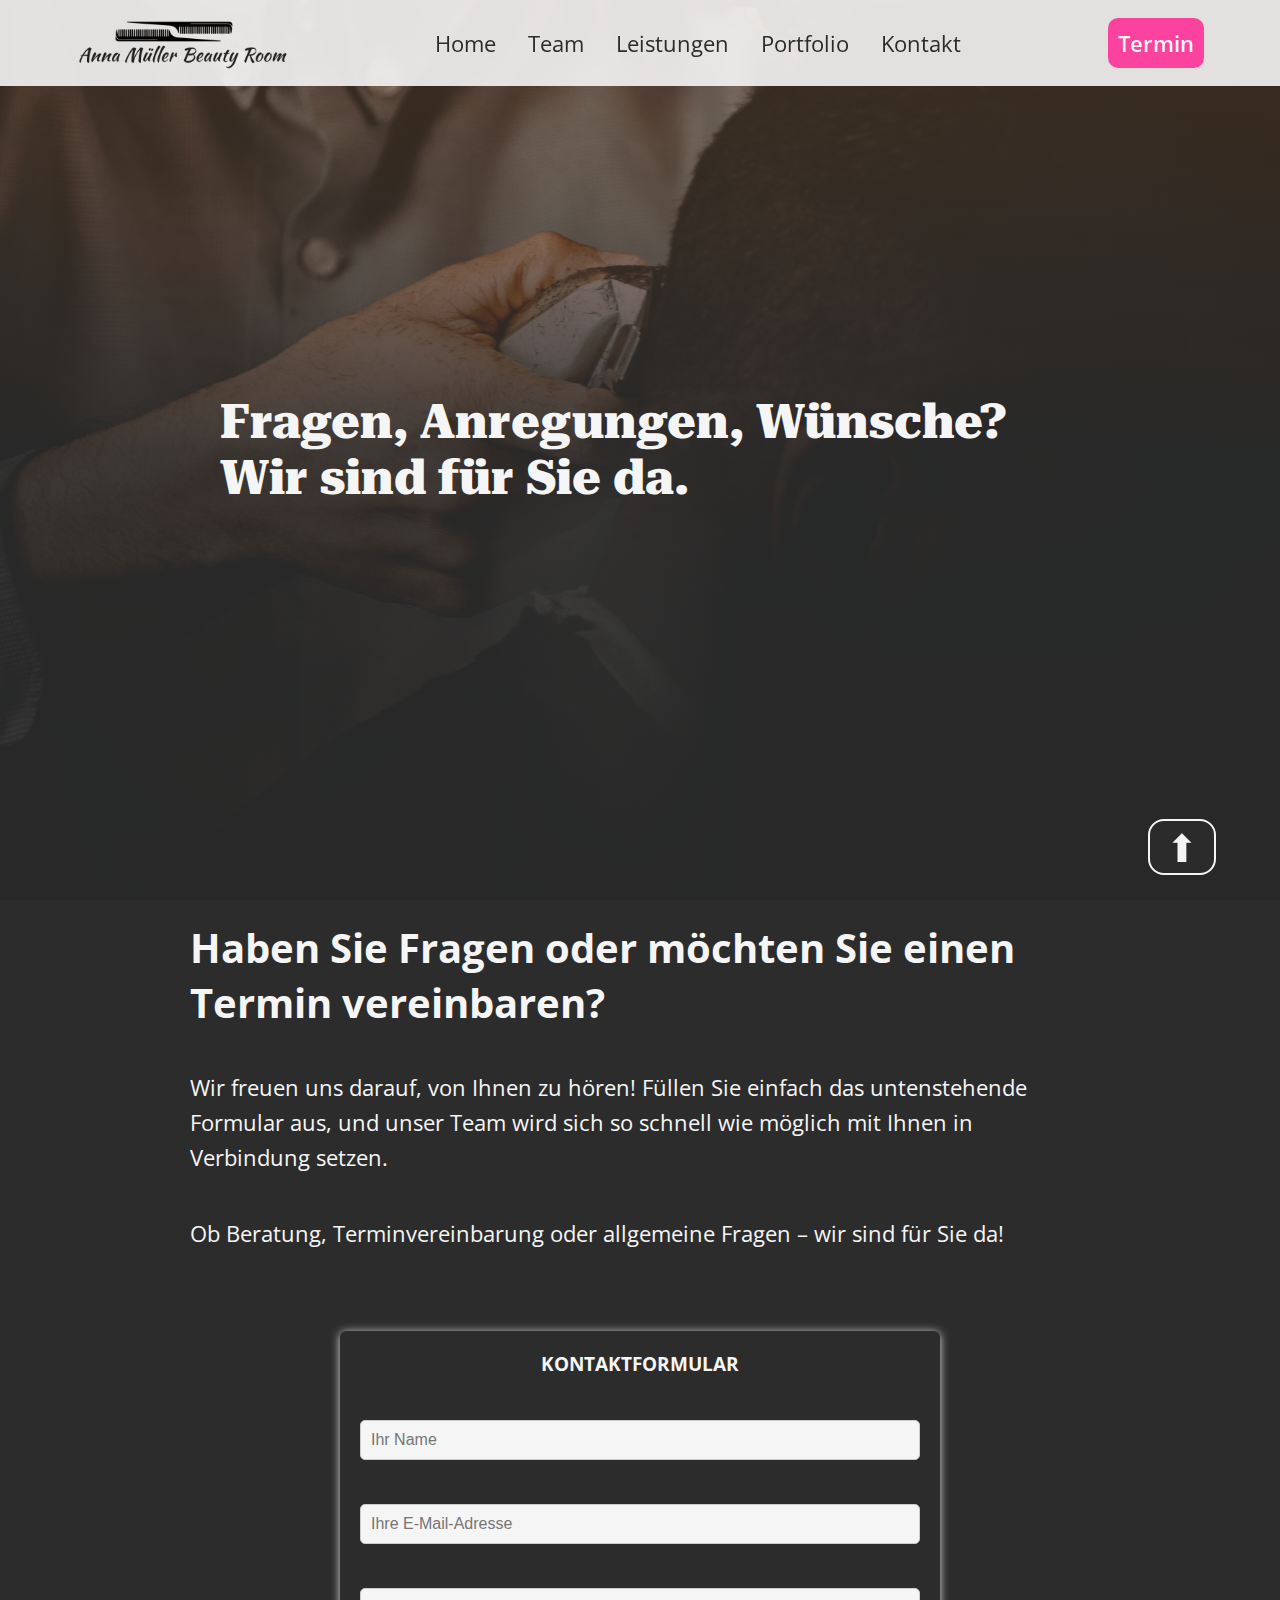
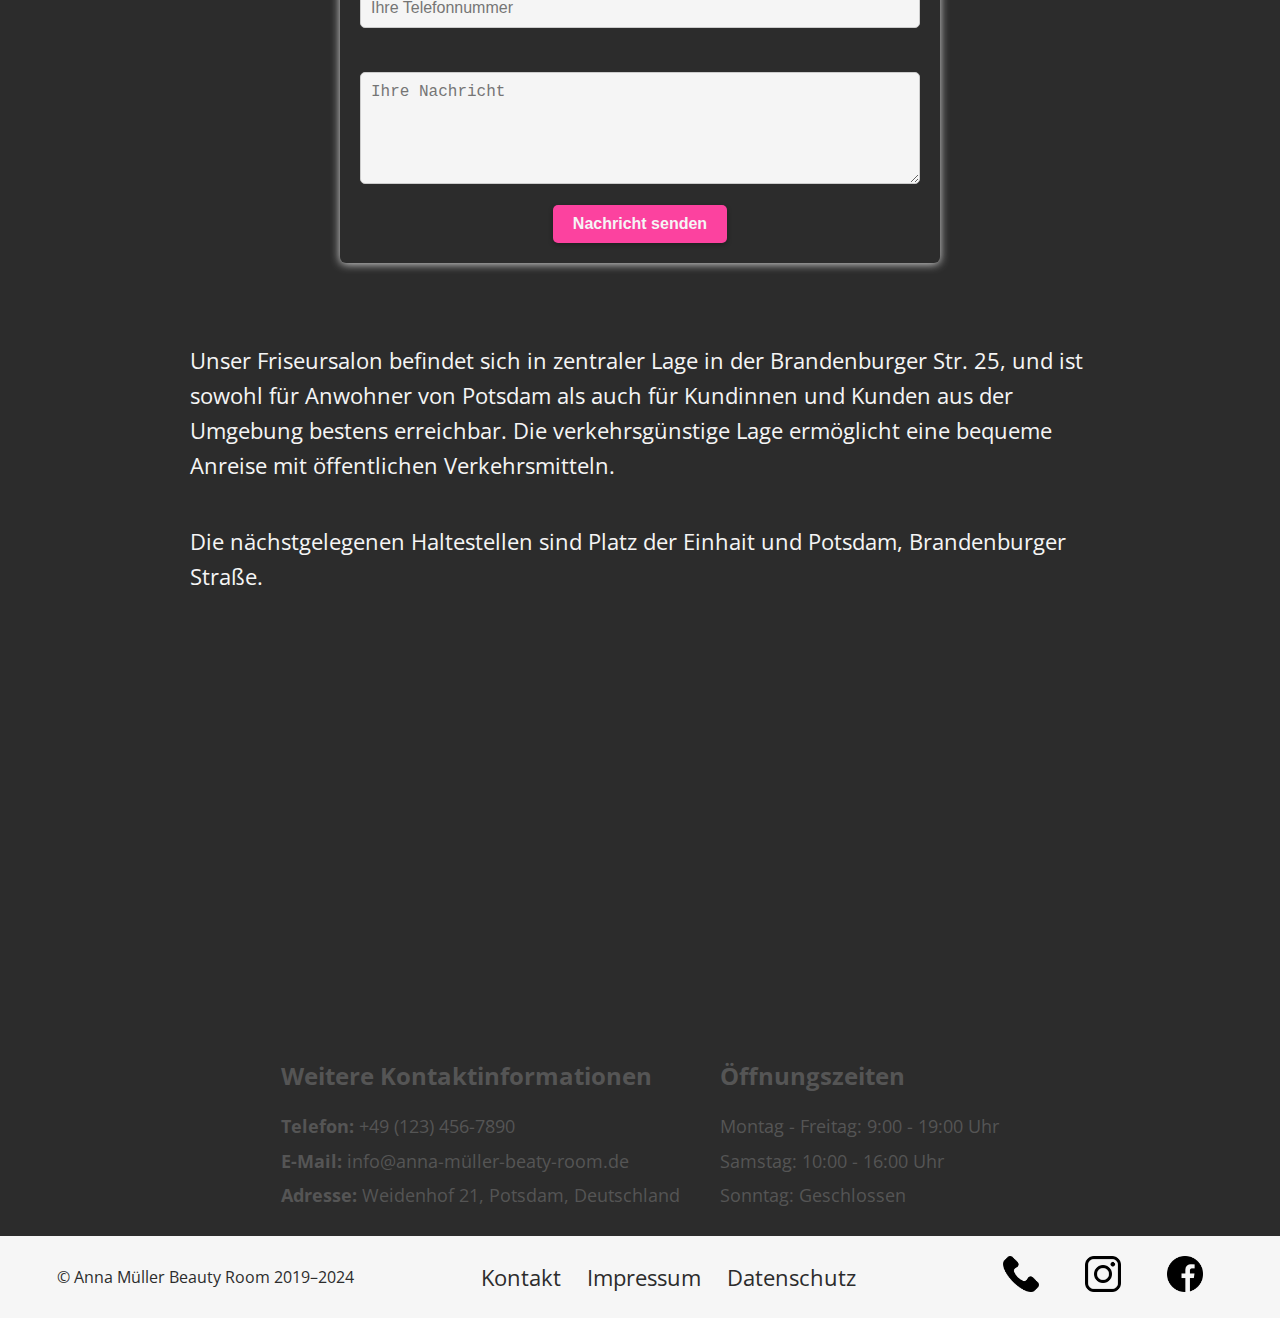
<file: kontakt.html>
<!DOCTYPE html>
<html lang="de">
  <head>
    <meta charset="UTF-8" />
    <meta http-equiv="Permissions-Policy" content="browsing-topics=()">
    <meta name="viewport" content="width=device-width, initial-scale=1.0" />
    <meta http-equiv="Content-Security-Policy" content="script-src 'self' https://maps.googleapis.com https://maps.gstatic.com;">
    <title>Kontakt Anna Müller Beauty Room</title>
    <link rel="stylesheet" href="CSS/style.css" />
    <link rel="preconnect" href="https://fonts.googleapis.com" />
    <link rel="preconnect" href="https://fonts.gstatic.com" crossorigin />
    <link
      href="https://fonts.googleapis.com/css2?family=Open+Sans:ital,wght@0,300..800;1,300..800&display=swap"
      rel="stylesheet"
    />
    <link
      href="https://fonts.googleapis.com/css2?family=Open+Sans:ital,wght@0,300..800;1,300..800&family=Roboto+Serif:ital,opsz,wght@0,8..144,100..900;1,8..144,100..900&display=swap"
      rel="stylesheet"
    />
  </head>
  <body>
    <nav class="navbar">
      <input type="checkbox" id="menuToggle" class="menu-toggle" />
      <label for="menuToggle" class="menu-icon"
        ><div class="trigger">
          <svg
            class="bars"
            viewBox="0 0 100 100"
            onclick="this.classList.toggle('active')"
          >
            <path
              class="line top"
              d="m 30,33 h 40 c 13.100415,0 14.380204,31.80258 6.899646,33.421777 -24.612039,5.327373 9.016154,-52.337577 -12.75751,-30.563913 l -28.284272,28.284272"
            ></path>
            <path
              class="line middle"
              d="m 70,50 c 0,0 -32.213436,0 -40,0 -7.786564,0 -6.428571,-4.640244 -6.428571,-8.571429 0,-5.895471 6.073743,-11.783399 12.286435,-5.570707 6.212692,6.212692 28.284272,28.284272 28.284272,28.284272"
            ></path>
            <path
              class="line bottom"
              d="m 69.575405,67.073826 h -40 c -13.100415,0 -14.380204,-31.80258 -6.899646,-33.421777 24.612039,-5.327373 -9.016154,52.337577 12.75751,30.563913 l 28.284272,-28.284272"
            ></path>
          </svg></div
      ></label>

      <div class="logo">
        <a href="index.html"
          ><img
            src="./Bilder/Logo_1.png"
            alt="Logo Anna Müller Beauty Room"
            aria-label="Logo Anna Müller Beauty Room"
        /></a>
      </div>

      <div class="termin-button">
        <a href="tel:+1234567890"> Termin </a>
      </div>
      <ul class="nav-list">
        <li class="nav-item"><a href="index.html">Home</a></li>
        <li class="nav-item"><a href="team.html">Team</a></li>
        <li class="nav-item"><a href="leistungen.html">Leistungen</a></li>
        <li class="nav-item"><a href="portfolio.html">Portfolio</a></li>
        <li class="nav-item"><a href="kontakt.html">Kontakt</a></li>
      </ul>
    </nav>
    <header class="title_first kontakt_title_first_bg">
      <div class="title_first_hero">
        <h1>Fragen, Anregungen, Wünsche? <br> Wir sind für Sie da.</h1>
      </div>
    </header>
    <main>
      <div class="main_container">
        <h2>Haben Sie Fragen oder möchten Sie einen Termin vereinbaren?</h2>
        <p>
          Wir freuen uns darauf, von Ihnen zu hören! Füllen Sie einfach das
          untenstehende Formular aus, und unser Team wird sich so schnell wie
          möglich mit Ihnen in Verbindung setzen.
        </p>
        <p>
          Ob Beratung, Terminvereinbarung oder allgemeine Fragen – wir sind für
          Sie da!
        </p>

        <form class="contact-form">
          <h3>KONTAKTFORMULAR</h3>
          <div class="form-group">
            <label for="name">Name</label>
            <input
              type="text"
              id="name"
              name="name"
              placeholder="Ihr Name"
              required
            />
          </div>

          <div class="form-group">
            <label for="email">E-Mail-Adresse</label>
            <input
              type="email"
              id="email"
              name="email"
              placeholder="Ihre E-Mail-Adresse"
              required
            />
          </div>

          <div class="form-group">
            <label for="phone">Telefonnummer</label>
            <input
              type="tel"
              id="phone"
              name="phone"
              placeholder="Ihre Telefonnummer"
            />
          </div>

          <div class="form-group">
            <label for="message">Nachricht</label>
            <textarea
              id="message"
              name="message"
              rows="5"
              placeholder="Ihre Nachricht"
              required
            ></textarea>
          </div>

          <button type="submit" class="cta-button">Nachricht senden</button>
        </form>

        <p>
          Unser Friseursalon befindet sich in zentraler Lage in der
          Brandenburger Str. 25, und ist sowohl für Anwohner von Potsdam als
          auch für Kundinnen und Kunden aus der Umgebung bestens erreichbar. Die
          verkehrsgünstige Lage ermöglicht eine bequeme Anreise mit öffentlichen
          Verkehrsmitteln.
        </p>
        <p>
          Die nächstgelegenen Haltestellen sind Platz der Einhait und Potsdam,
          Brandenburger Straße.
        </p>
        <div class="map-container">
          <iframe
            src="https://www.google.com/maps/embed?pb=!1m18!1m12!1m3!1d255.87838900541652!2d13.055293148757135!3d52.40052829223369!2m3!1f0!2f0!3f0!3m2!1i1024!2i768!4f13.1!3m3!1m2!1s0x47a8f5d077f71041%3A0xeb995439d7fce6e5!2sBrandenburger%20Str.%2025%2C%2014467%20Potsdam!5e0!3m2!1sde!2sde!4v1732632274762!5m2!1sde!2sde"
            width="100%"
            height="400px"
            style="border: 0; border-radius: 20px;"
            allowfullscreen=""
            loading="lazy"
            referrerpolicy="no-referrer-when-downgrade"
          ></iframe>
        </div>
        <div class="wrapper_contact_info">
          <div class="contact-info">
            <h3>Weitere Kontaktinformationen</h3>
            <p><strong>Telefon:</strong> +49 (123) 456-7890</p>
            <p><strong>E-Mail:</strong> info@anna-müller-beaty-room.de</p>
            <p><strong>Adresse:</strong> Weidenhof 21, Potsdam, Deutschland</p>
          </div>

          <div class="opening-hours">
            <h3>Öffnungszeiten</h3>
            <p> Montag - Freitag: 9:00 - 19:00 Uhr</p>
            <p>Samstag: 10:00 - 16:00 Uhr</p>
            <p>Sonntag: Geschlossen</p>
          </div>
        </div>
      </div>
    </main>
    <footer>
      <ul class="info_list">
        <li><a href="kontakt.html">Kontakt</a></li>
        <li><a href="javascript:void(0);">Impressum</a></li>
        <li><a href="javascript:void(0);">Datenschutz</a></li>
      </ul>
      <div class="info_link">
        <a href="javascript:void(0);"
          ><img
            src="Bilder/phone-call.png"
            aria-label="phone ikon"
            loading="lazy"
            alt="call"
        /></a>
        <a href="javascript:void(0);"
          ><img
            src="Bilder/instagram.png"
            aria-label="instagram ikon"
            loading="lazy"
            alt="instagram"
        /></a>
        <a href="javascript:void(0);"
          ><img
            src="Bilder/facebook.png "
            aria-label="facebook ikon"
            loading="lazy"
            alt="facebook"
        /></a>
      </div>
      <p>© Anna Müller Beauty Room 2019–2024</p>
      <div class="button_down">
        <p><a href="#top">&#11014;</a></p>
      </div>
    </footer>
  </body>
</html>
</file>
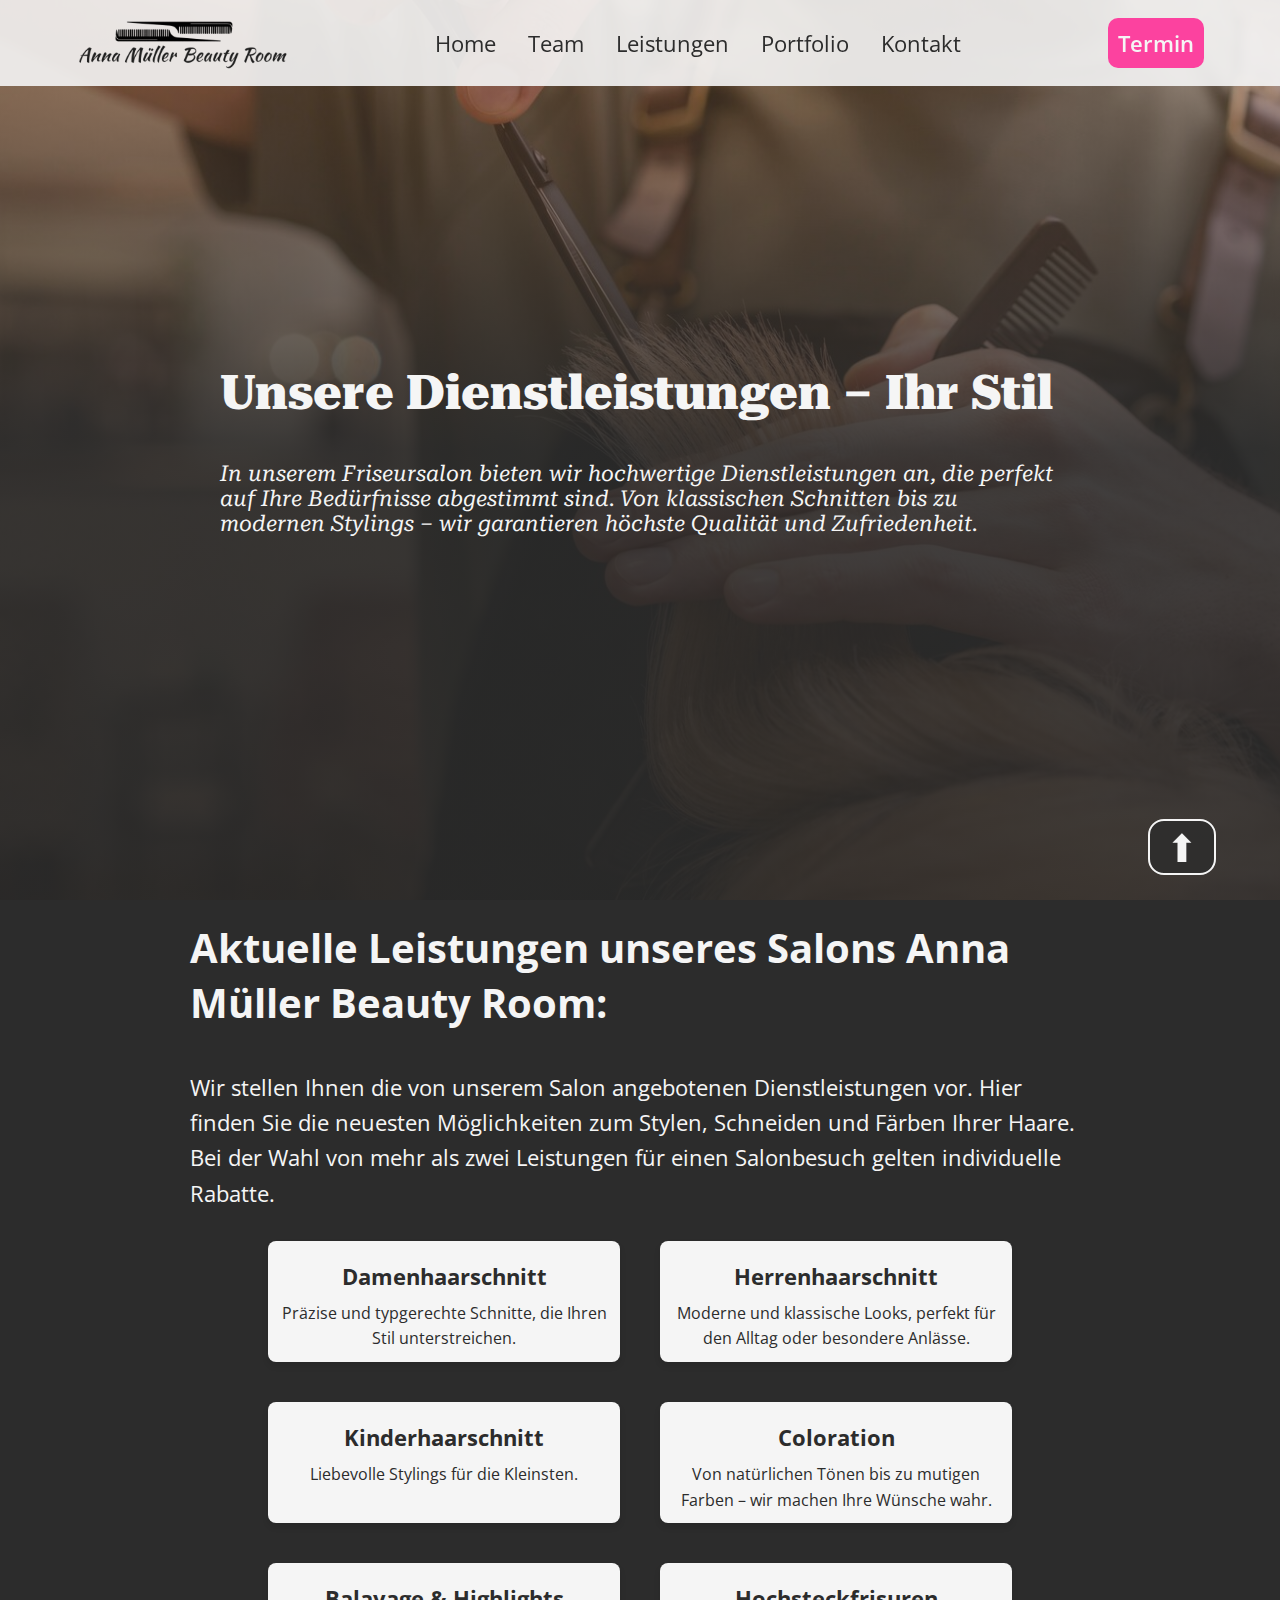
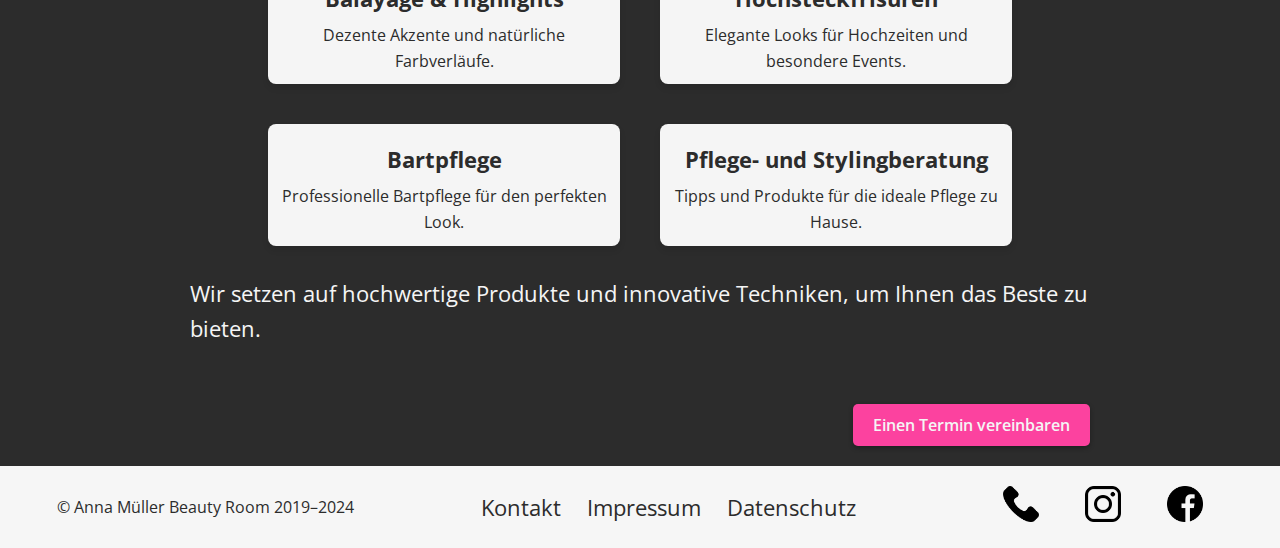
<file: leistungen.html>
<!DOCTYPE html>
<html lang="de">
  <head>
    <meta charset="UTF-8" />
    <meta http-equiv="Permissions-Policy" content="browsing-topics=()">
    <meta name="viewport" content="width=device-width, initial-scale=1.0" />
    <title>Leistungen Anna Müller Beauty Room</title>
    <link rel="stylesheet" href="CSS/style.css" />
    <link rel="preconnect" href="https://fonts.googleapis.com" />
    <link rel="preconnect" href="https://fonts.gstatic.com" crossorigin />
    <link
      href="https://fonts.googleapis.com/css2?family=Open+Sans:ital,wght@0,300..800;1,300..800&display=swap"
      rel="stylesheet"
    />
    <link
      href="https://fonts.googleapis.com/css2?family=Open+Sans:ital,wght@0,300..800;1,300..800&family=Roboto+Serif:ital,opsz,wght@0,8..144,100..900;1,8..144,100..900&display=swap"
      rel="stylesheet"
    />
  </head>
  <body>
    <nav class="navbar">
      <input type="checkbox" id="menuToggle" class="menu-toggle" />
      <label for="menuToggle" class="menu-icon"
        ><div class="trigger">
          <svg
            class="bars"
            viewBox="0 0 100 100"
            onclick="this.classList.toggle('active')"
          >
            <path
              class="line top"
              d="m 30,33 h 40 c 13.100415,0 14.380204,31.80258 6.899646,33.421777 -24.612039,5.327373 9.016154,-52.337577 -12.75751,-30.563913 l -28.284272,28.284272"
            ></path>
            <path
              class="line middle"
              d="m 70,50 c 0,0 -32.213436,0 -40,0 -7.786564,0 -6.428571,-4.640244 -6.428571,-8.571429 0,-5.895471 6.073743,-11.783399 12.286435,-5.570707 6.212692,6.212692 28.284272,28.284272 28.284272,28.284272"
            ></path>
            <path
              class="line bottom"
              d="m 69.575405,67.073826 h -40 c -13.100415,0 -14.380204,-31.80258 -6.899646,-33.421777 24.612039,-5.327373 -9.016154,52.337577 12.75751,30.563913 l 28.284272,-28.284272"
            ></path>
          </svg></div
      ></label>

      <div class="logo">
        <a href="index.html"
          ><img
            src="./Bilder/Logo_1.png"
            alt="Logo Anna Müller Beauty Room"
            aria-label="Logo Anna Müller Beauty Room"
        /></a>
      </div>

      <div class="termin-button">
        <a href="tel:+1234567890"> Termin </a>
      </div>
      <ul class="nav-list">
        <li class="nav-item"><a href="index.html">Home</a></li>
        <li class="nav-item"><a href="team.html">Team</a></li>
        <li class="nav-item"><a href="leistungen.html">Leistungen</a></li>
        <li class="nav-item"><a href="portfolio.html">Portfolio</a></li>
        <li class="nav-item"><a href="kontakt.html">Kontakt</a></li>
      </ul>
    </nav>
    <header class="title_first leistungen_title_first_bg">
      <div class="title_first_hero">
        <h1>Unsere Dienstleistungen – Ihr Stil</h1>
        <p>
          In unserem Friseursalon bieten wir hochwertige Dienstleistungen an,
          die perfekt auf Ihre Bedürfnisse abgestimmt sind. Von klassischen
          Schnitten bis zu modernen Stylings – wir garantieren höchste Qualität
          und Zufriedenheit.
        </p>
      </div>
    </header>
    <main>
      <section id="leitungen">
        <div class="main_container">
          <h2>Aktuelle Leistungen unseres Salons Anna Müller Beauty Room:</h2>
          <p>
            Wir stellen Ihnen die von unserem Salon angebotenen Dienstleistungen
            vor. Hier finden Sie die neuesten Möglichkeiten zum Stylen,
            Schneiden und Färben Ihrer Haare. Bei der Wahl von mehr als zwei
            Leistungen für einen Salonbesuch gelten individuelle Rabatte.
          </p>
            <div class="leistungen_container">
                <div class="leistung-item">
                  <h3>Damenhaarschnitt</h3>
                  <p>Präzise und typgerechte Schnitte, die Ihren Stil unterstreichen.</p>
                </div>
                <div class="leistung-item">
                  <h3>Herrenhaarschnitt</h3>
                  <p>Moderne und klassische Looks, perfekt für den Alltag oder besondere Anlässe.</p>
                </div>
                <div class="leistung-item">
                  <h3>Kinderhaarschnitt</h3>
                  <p>Liebevolle Stylings für die Kleinsten.</p>
                </div>
                <div class="leistung-item">
                  <h3>Coloration</h3>
                  <p>Von natürlichen Tönen bis zu mutigen Farben – wir machen Ihre Wünsche wahr.</p>
                </div>
                <div class="leistung-item">
                  <h3>Balayage & Highlights</h3>
                  <p>Dezente Akzente und natürliche Farbverläufe.</p>
                </div>
                <div class="leistung-item">
                  <h3>Hochsteckfrisuren</h3>
                  <p>Elegante Looks für Hochzeiten und besondere Events.</p>
                </div>
                <div class="leistung-item">
                  <h3>Bartpflege</h3>
                  <p>Professionelle Bartpflege für den perfekten Look.</p>
                </div>
                <div class="leistung-item">
                  <h3>Pflege- und Stylingberatung</h3>
                  <p>Tipps und Produkte für die ideale Pflege zu Hause.</p>
                </div>
          </div>
          <p class="margin_paragraf">
            Wir setzen auf hochwertige Produkte und innovative Techniken, um
            Ihnen das Beste zu bieten.
          </p>
          <div class="button_div">
            <a href="kontakt.html" class="cta-button">Einen Termin vereinbaren</a>
          </div>
        </div>
      </section>
    </main>
    <footer>
      <ul class="info_list">
        <li><a href="kontakt.html">Kontakt</a></li>
        <li><a href="javascript:void(0);">Impressum</a></li>
        <li><a href="javascript:void(0);">Datenschutz</a></li>
      </ul>
      <div class="info_link">
        <a href="javascript:void(0);"
          ><img
            src="Bilder/phone-call.png"
            aria-label="phone ikon"
            loading="lazy"
            alt="call"
        /></a>
        <a href="javascript:void(0);"
          ><img
            src="Bilder/instagram.png"
            aria-label="instagram ikon"
            loading="lazy"
            alt="instagram"
        /></a>
        <a href="javascript:void(0);"
          ><img
            src="Bilder/facebook.png "
            aria-label="facebook ikon"
            loading="lazy"
            alt="facebook"
        /></a>
      </div>
      <p>© Anna Müller Beauty Room 2019–2024</p>
      <div class="button_down">
        <p><a href="#top">&#11014;</a></p>
      </div>
    </footer>
  </body>
</html>
</file>
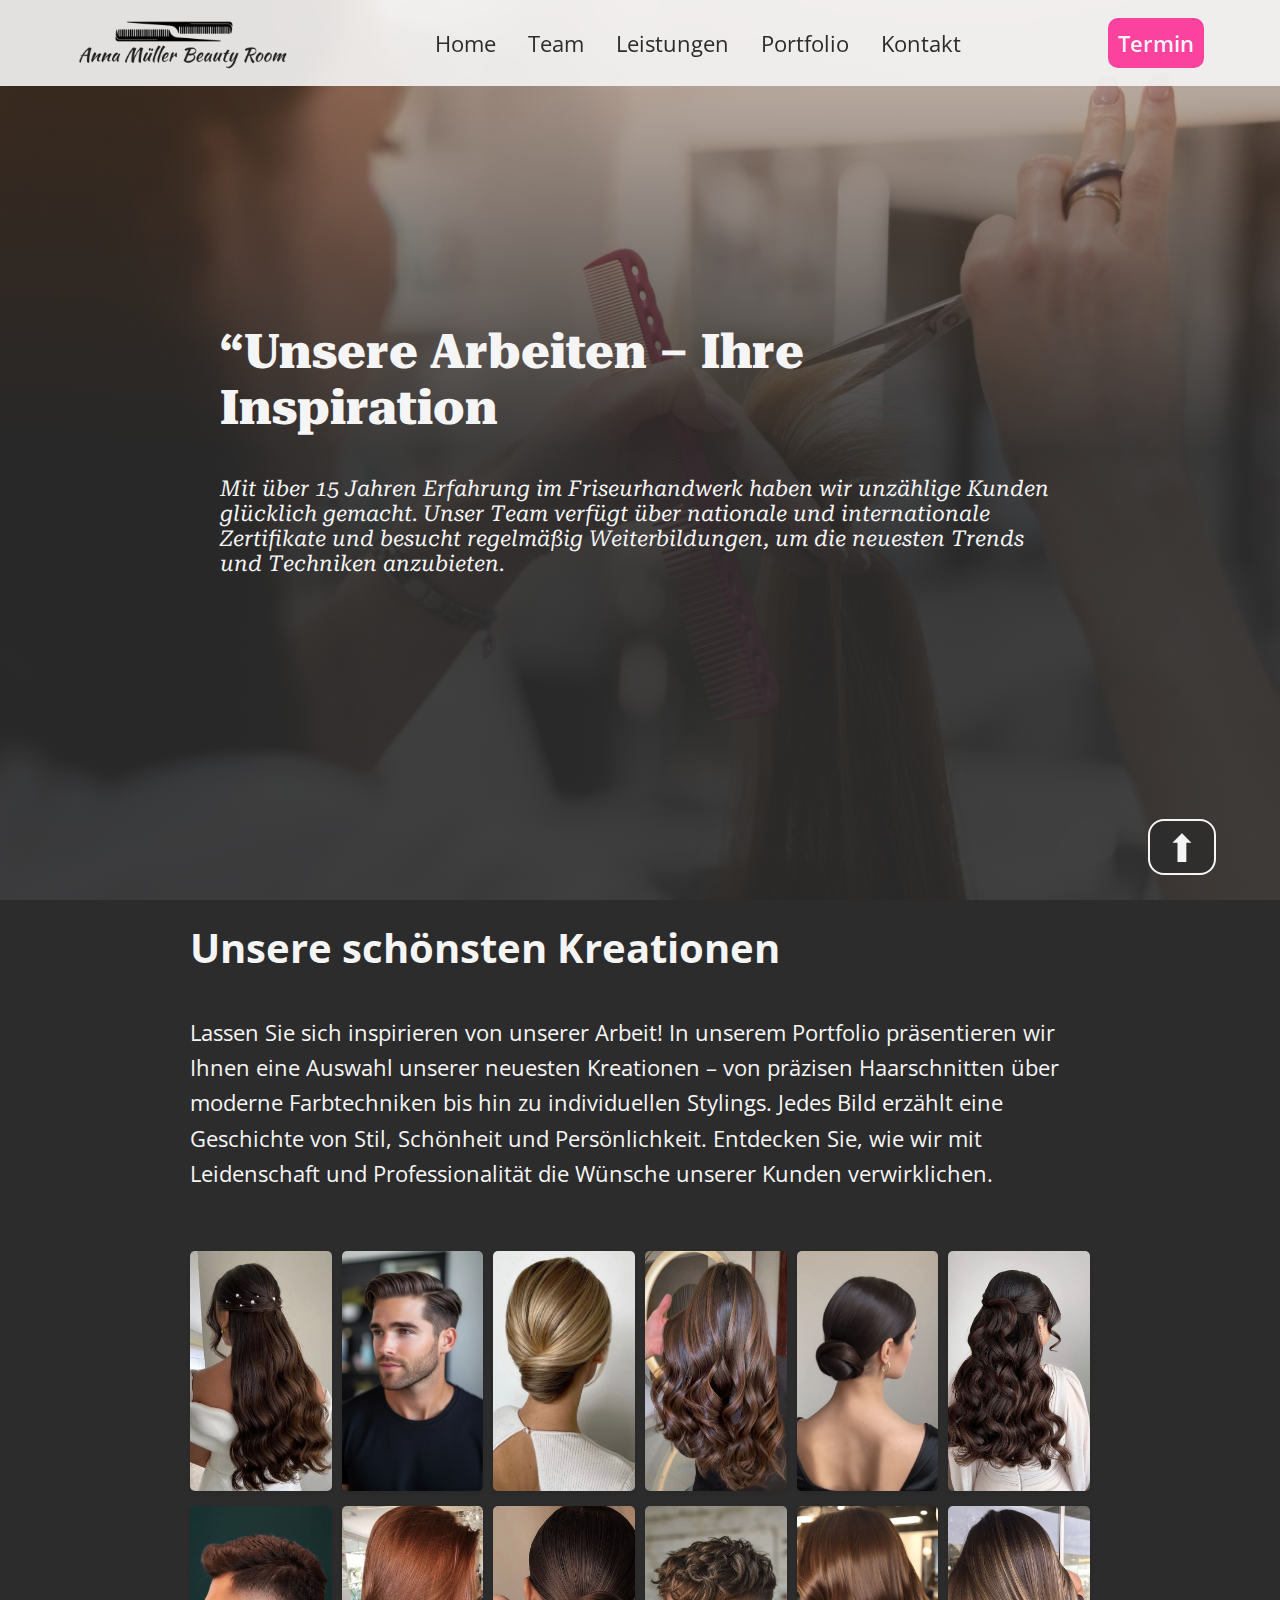
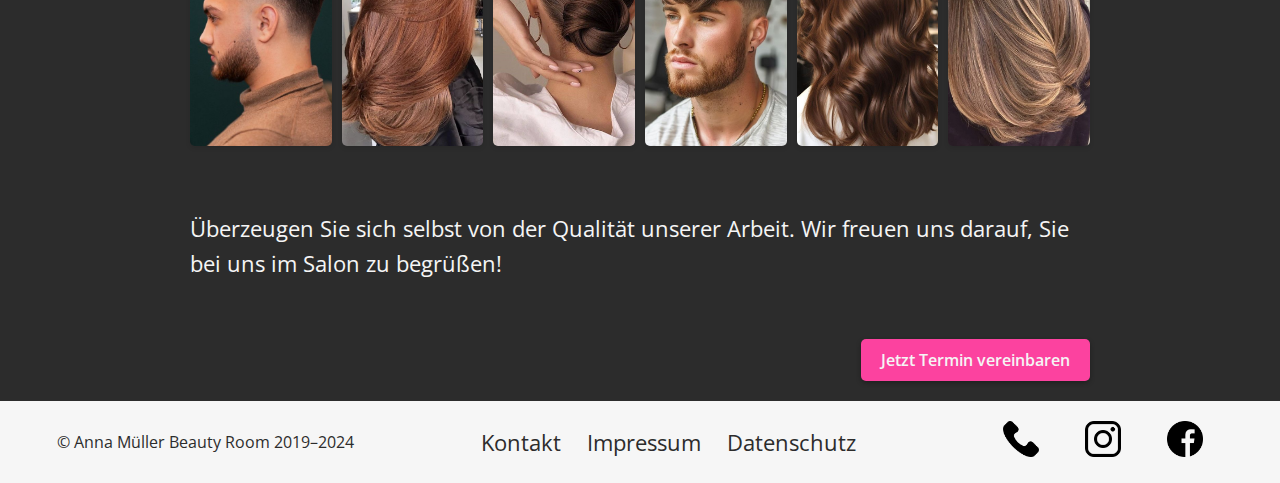
<file: portfolio.html>
<!DOCTYPE html>
<html lang="de">
  <head>
    <meta charset="UTF-8" />
    <meta http-equiv="Permissions-Policy" content="browsing-topics=()">
    <meta name="viewport" content="width=device-width, initial-scale=1.0" />
    <title>Portfolio Anna Müller Beauty Room</title>
    <link rel="stylesheet" href="CSS/style.css" />
    <link rel="preconnect" href="https://fonts.googleapis.com" />
    <link rel="preconnect" href="https://fonts.gstatic.com" crossorigin />
    <link
      href="https://fonts.googleapis.com/css2?family=Open+Sans:ital,wght@0,300..800;1,300..800&display=swap"
      rel="stylesheet"
    />
    <link
      href="https://fonts.googleapis.com/css2?family=Open+Sans:ital,wght@0,300..800;1,300..800&family=Roboto+Serif:ital,opsz,wght@0,8..144,100..900;1,8..144,100..900&display=swap"
      rel="stylesheet"
    />
  </head>
  <body>
    <nav class="navbar">
      <input type="checkbox" id="menuToggle" class="menu-toggle" />
      <label for="menuToggle" class="menu-icon"
        ><div class="trigger">
          <svg
            class="bars"
            viewBox="0 0 100 100"
            onclick="this.classList.toggle('active')"
          >
            <path
              class="line top"
              d="m 30,33 h 40 c 13.100415,0 14.380204,31.80258 6.899646,33.421777 -24.612039,5.327373 9.016154,-52.337577 -12.75751,-30.563913 l -28.284272,28.284272"
            ></path>
            <path
              class="line middle"
              d="m 70,50 c 0,0 -32.213436,0 -40,0 -7.786564,0 -6.428571,-4.640244 -6.428571,-8.571429 0,-5.895471 6.073743,-11.783399 12.286435,-5.570707 6.212692,6.212692 28.284272,28.284272 28.284272,28.284272"
            ></path>
            <path
              class="line bottom"
              d="m 69.575405,67.073826 h -40 c -13.100415,0 -14.380204,-31.80258 -6.899646,-33.421777 24.612039,-5.327373 -9.016154,52.337577 12.75751,30.563913 l 28.284272,-28.284272"
            ></path>
          </svg></div
      ></label>

      <div class="logo">
        <a href="index.html"
          ><img
           src="./Bilder/Logo_1.png"
            alt="Logo Anna Müller Beauty Room"
            aria-label="Logo Anna Müller Beauty Room"
        /></a>
      </div>

      <div class="termin-button">
        <a href="tel:+1234567890"> Termin </a>
      </div>
      <ul class="nav-list">
        <li class="nav-item"><a href="index.html">Home</a></li>
        <li class="nav-item"><a href="team.html">Team</a></li>
        <li class="nav-item"><a href="leistungen.html">Leistungen</a></li>
        <li class="nav-item"><a href="portfolio.html">Portfolio</a></li>
        <li class="nav-item"><a href="kontakt.html">Kontakt</a></li>
      </ul>
    </nav>
    <header class="title_first portfolio_title_first_bg">
      <div class="title_first_hero">
        <h1>“Unsere Arbeiten – Ihre Inspiration</h1>
        <p>
          Mit über 15 Jahren Erfahrung im Friseurhandwerk haben wir unzählige
          Kunden glücklich gemacht. Unser Team verfügt über nationale und
          internationale Zertifikate und besucht regelmäßig Weiterbildungen, um
          die neuesten Trends und Techniken anzubieten.
        </p>
      </div>
    </header>
    <main>
      <div class="main_container">
        <h2>Unsere schönsten Kreationen</h2>
        <p>
          Lassen Sie sich inspirieren von unserer Arbeit! In unserem Portfolio
          präsentieren wir Ihnen eine Auswahl unserer neuesten Kreationen – von
          präzisen Haarschnitten über moderne Farbtechniken bis hin zu
          individuellen Stylings. Jedes Bild erzählt eine Geschichte von Stil,
          Schönheit und Persönlichkeit. Entdecken Sie, wie wir mit Leidenschaft
          und Professionalität die Wünsche unserer Kunden verwirklichen.
        </p>
        <div class="portfolio-grid">
            <div class="portfolio-item"><img src="Bilder/porfolio4.jpg" alt="Arbeit 1"></div>
            <div class="portfolio-item"><img src="Bilder/porfolio5.jpg" alt="Arbeit 2"></div>
            <div class="portfolio-item"><img src="Bilder/porfolio8.jpg" alt="Arbeit 3"></div>
            <div class="portfolio-item"><img src="Bilder/portfolio18.jpg" alt="Arbeit 4"></div>
            <div class="portfolio-item"><img src="Bilder/portfolio14.jpg" alt="Arbeit 5"></div>
            <div class="portfolio-item"><img src="Bilder/porfolio9.jpg" alt="Arbeit 6"></div>
            <div class="portfolio-item"><img src="Bilder/porfolio6.jpg" alt="Arbeit 7"></div>
            <div class="portfolio-item"><img src="Bilder/portfolio17.jpg" alt="Arbeit 8"></div>
            <div class="portfolio-item"><img src="Bilder/portfolio13.jpg" alt="Arbeit 9"></div>
            <div class="portfolio-item"><img src="Bilder/porfolio7.jpg" alt="Arbeit 10"></div>
            <div class="portfolio-item"><img src="Bilder/portfolio15.jpg" alt="Arbeit 11"></div>
            <div class="portfolio-item"><img src="Bilder/porfolio2.jpg" alt="Arbeit 12"></div>
          </div>
        <p class="margin_paragraf">
          Überzeugen Sie sich selbst von der Qualität unserer Arbeit. Wir freuen
          uns darauf, Sie bei uns im Salon zu begrüßen!
        </p>

        <div class="button_div">
          <a href="team.html" class="cta-button">Jetzt Termin vereinbaren</a>
        </div>
      </div>
    </main>
    <footer>
      <ul class="info_list">
        <li><a href="kontakt.html">Kontakt</a></li>
        <li><a href="javascript:void(0);">Impressum</a></li>
        <li><a href="javascript:void(0);">Datenschutz</a></li>
      </ul>
      <div class="info_link">
        <a href="javascript:void(0);"
          ><img
            src="Bilder/phone-call.png"
            aria-label="phone ikon"
            loading="lazy"
            alt="call"
        /></a>
        <a href="javascript:void(0);"
          ><img
            src="Bilder/instagram.png"
            aria-label="instagram ikon"
            loading="lazy"
            alt="instagram"
        /></a>
        <a href="javascript:void(0);"
          ><img
            src="Bilder/facebook.png "
            aria-label="facebook ikon"
            loading="lazy"
            alt="facebook"
        /></a>
      </div>
      <p>© Anna Müller Beauty Room 2019–2024</p>
      <div class="button_down">
        <p><a href="#top">&#11014;</a></p>
      </div>
    </footer>
  </body>
</html>
</file>
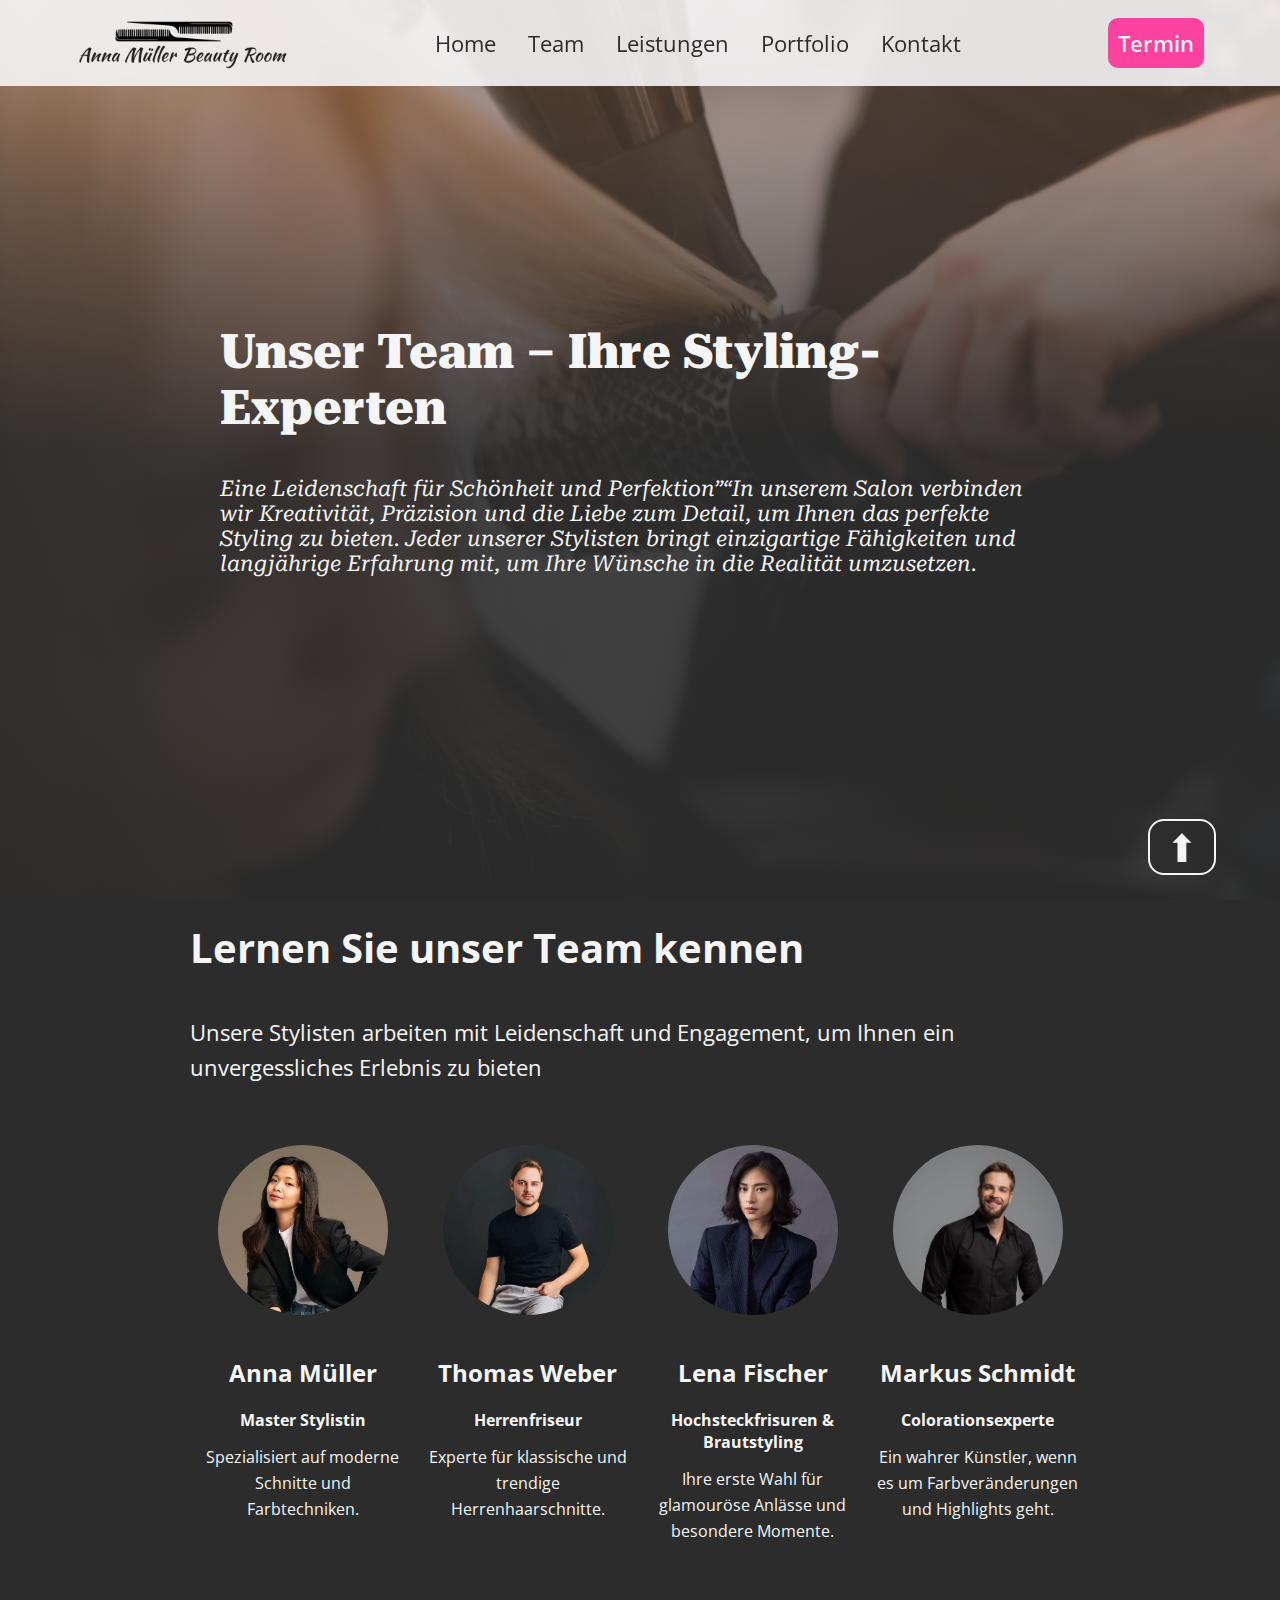
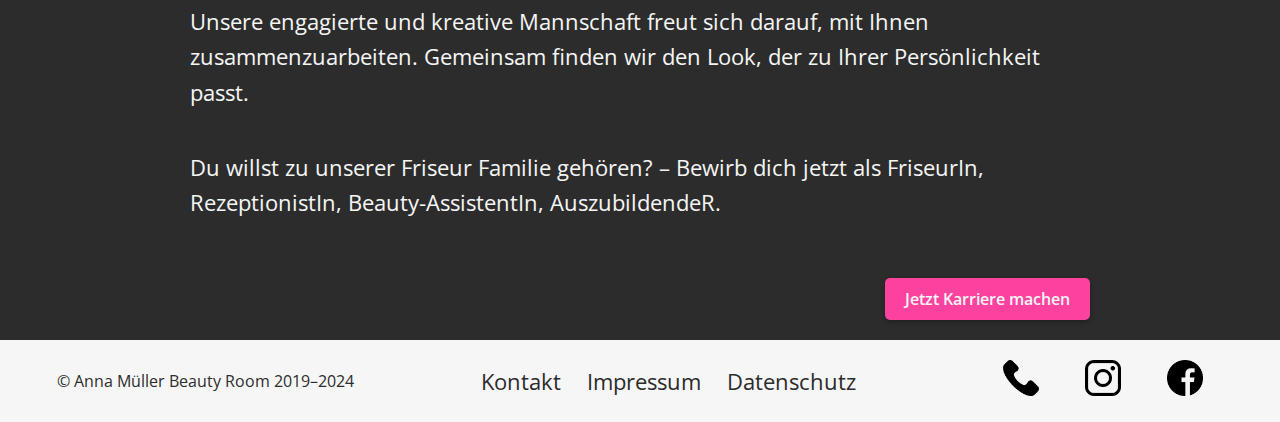
<file: team.html>
<!DOCTYPE html>
<html lang="de">
  <head>
    <meta charset="UTF-8" />
    <meta name="viewport" content="width=device-width, initial-scale=1.0" />
    <meta http-equiv="Permissions-Policy" content="browsing-topics=()">
    <title>Team Anna Müller Beauty Room</title>
    <link rel="stylesheet" href="CSS/style.css" />
    <link rel="preconnect" href="https://fonts.googleapis.com" />
    <link rel="preconnect" href="https://fonts.gstatic.com" crossorigin />
    <link
      href="https://fonts.googleapis.com/css2?family=Open+Sans:ital,wght@0,300..800;1,300..800&display=swap"
      rel="stylesheet"
    />
    <link
      href="https://fonts.googleapis.com/css2?family=Open+Sans:ital,wght@0,300..800;1,300..800&family=Roboto+Serif:ital,opsz,wght@0,8..144,100..900;1,8..144,100..900&display=swap"
      rel="stylesheet"
    />
  </head>
  <body>
    <nav class="navbar">
      <input type="checkbox" id="menuToggle" class="menu-toggle" />
      <label for="menuToggle" class="menu-icon"
        ><div class="trigger">
          <svg
            class="bars"
            viewBox="0 0 100 100"
            onclick="this.classList.toggle('active')"
          >
            <path
              class="line top"
              d="m 30,33 h 40 c 13.100415,0 14.380204,31.80258 6.899646,33.421777 -24.612039,5.327373 9.016154,-52.337577 -12.75751,-30.563913 l -28.284272,28.284272"
            ></path>
            <path
              class="line middle"
              d="m 70,50 c 0,0 -32.213436,0 -40,0 -7.786564,0 -6.428571,-4.640244 -6.428571,-8.571429 0,-5.895471 6.073743,-11.783399 12.286435,-5.570707 6.212692,6.212692 28.284272,28.284272 28.284272,28.284272"
            ></path>
            <path
              class="line bottom"
              d="m 69.575405,67.073826 h -40 c -13.100415,0 -14.380204,-31.80258 -6.899646,-33.421777 24.612039,-5.327373 -9.016154,52.337577 12.75751,30.563913 l 28.284272,-28.284272"
            ></path>
          </svg></div
      ></label>

      <div class="logo">
        <a href="index.html"
          ><img
            src="./Bilder/Logo_1.png"
            alt="Logo Anna Müller Beauty Room"
            aria-label="Logo Anna Müller Beauty Room"
        /></a>
      </div>

      <div class="termin-button">
        <a href="tel:+1234567890"> Termin </a>
      </div>
      <ul class="nav-list">
        <li class="nav-item"><a href="index.html">Home</a></li>
        <li class="nav-item"><a href="team.html">Team</a></li>
        <li class="nav-item"><a href="leistungen.html">Leistungen</a></li>
        <li class="nav-item"><a href="portfolio.html">Portfolio</a></li>
        <li class="nav-item"><a href="kontakt.html">Kontakt</a></li>
      </ul>
    </nav>
    <header class="title_first team_title_first_bg">
      <div class="title_first_hero">
        <h1>Unser Team – Ihre Styling-Experten</h1>
        <p>
          Eine Leidenschaft für Schönheit und Perfektion”“In unserem Salon
          verbinden wir Kreativität, Präzision und die Liebe zum Detail, um
          Ihnen das perfekte Styling zu bieten. Jeder unserer Stylisten bringt
          einzigartige Fähigkeiten und langjährige Erfahrung mit, um Ihre
          Wünsche in die Realität umzusetzen.
        </p>
      </div>
    </header>
    <main>
      <section id="team">
        <div class="main_container">
          <h2>Lernen Sie unser Team kennen</h2>
          <p>
            Unsere Stylisten arbeiten mit Leidenschaft und Engagement, um Ihnen
            ein unvergessliches Erlebnis zu bieten
          </p>

          <div class="team-container">
            <!-- Anna Müller -->
            <div class="team-member">
              <img
                src="Bilder/Anna_Müller.jpg"
                alt="Anna Müller"
                class="team-photo"
              />
              <h3>Anna Müller</h3>
              <h4>Master Stylistin</h4>
              <p>Spezialisiert auf moderne Schnitte und Farbtechniken.</p>
            </div>
            <!-- Thomas Weber -->
            <div class="team-member">
              <img
                src="Bilder/Thomas_Weber.jpg"
                alt="Thomas Weber"
                class="team-photo"
              />
              <h3>Thomas Weber</h3>
              <h4>Herrenfriseur</h4>
              <p>Experte für klassische und trendige Herrenhaarschnitte.</p>
            </div>

            <!-- Lena Fischer -->
            <div class="team-member">
              <img
                src="Bilder/Lena_Fischer.jpg"
                alt="Lena Fischer"
                class="team-photo"
              />
              <h3>Lena Fischer</h3>
              <h4>Hochsteckfrisuren & Brautstyling</h4>
              <p>
                Ihre erste Wahl für glamouröse Anlässe und besondere Momente.
              </p>
            </div>
            <!-- Markus Schmidt -->
            <div class="team-member">
              <img
                src="Bilder/Markus_Schmidt.jpg"
                alt="Markus Schmidt"
                class="team-photo"
              />
              <h3>Markus Schmidt</h3>
              <h4>Colorationsexperte</h4>
              <p>
                Ein wahrer Künstler, wenn es um Farbveränderungen und Highlights
                geht.
              </p>
            </div>
          </div>
          <p>
            Unsere engagierte und kreative Mannschaft freut sich darauf, mit
            Ihnen zusammenzuarbeiten. Gemeinsam finden wir den Look, der zu
            Ihrer Persönlichkeit passt.
          </p>
          <p class="margin_paragraf">
            Du willst zu unserer Friseur Familie gehören? – Bewirb dich jetzt
            als FriseurIn, RezeptionistIn, Beauty-AssistentIn, AuszubildendeR.
          </p>
          <div class="button_div">
            <a href="javascript:void(0);" class="cta-button">Jetzt Karriere machen</a>
          </div>
        </div>
      </section>
    </main>
    <footer>
      <ul class="info_list">
        <li><a href="kontakt.html">Kontakt</a></li>
        <li><a href="javascript:void(0);">Impressum</a></li>
        <li><a href="javascript:void(0);">Datenschutz</a></li>
      </ul>
      <div class="info_link">
        <a href=""
          ><img
            src="Bilder/phone-call.png"
            aria-label="phone ikon"
            loading="lazy"
            alt="call"
        /></a>
        <a href="javascript:void(0);"
          ><img
            src="Bilder/instagram.png"
            aria-label="instagram ikon"
            loading="lazy"
            alt="instagram"
        /></a>
        <a href="javascript:void(0);"
          ><img
            src="Bilder/facebook.png "
            aria-label="facebook ikon"
            loading="lazy"
            alt="facebook"
        /></a>
      </div>
      <p>© Anna Müller Beauty Room 2019–2024</p>
      <div class="button_down">
        <p><a href="#top">&#11014;</a></p>
      </div>
    </footer>
  </body>
</html>
</file>
<file: CSS/style.css>
:root {
  /* color */
  --main-nav-trans: rgb(245 245 245/ 0.9);
  --color-dark-trans: rgb(44 44 44 / 0.8);
  --button-color: #fc429f;
  --hover-dark-color: #ba005d;
  --main-bg-color: #2c2c2c;
  --main-fonts-color-dark: #2c2c2c;
  --main-fonts-color-light: #f5f5f5;

  /* font-size regular Text */
  --font-size-mobil-text: 16px;
  --font-size-tablet-text: 18px;
  --font-size-desktop-text: 22px;

  /* font-size h1 */
  --font-size-mobil-title: 28px;
  --font-size-tablet-title: 36px;
  --font-size-desktop-title: 48px;

  /* font-size h2 */
  --font-size-mobil-h2: 20px;
  --font-size-tablet-h2: 28px;
  --font-size-desktop-h2: 40px;

  /* max-width container */
  --max-width-container-mobil-tablet: 800px;
  --max-width-container-desktop: 900px;

  /* padding container */
  --padding-container-mobil-tablet: 0 20px;
  --padding-container-desktop: 0 30px;
}

* {
  margin: 0;
  padding: 0;
  /* scroll-behavior: smooth; */
  box-sizing: border-box;
}

body {
  font-family: "Open Sans", sans-serif;
  font-optical-sizing: auto;
  font-style: normal;
  font-variation-settings: "wdth" 100;
}

/* nav styling */

.navbar {
  display: flex;
  justify-content: space-around;
  align-items: center;
  background-color: var(--main-nav-trans);
  padding: 10px;
  position: fixed;
  width: 100%;
  top: 0;
  z-index: 1000;
  height: 86px;
}

.termin-button a {
  color: var(--main-fonts-color-light);
  font-size: var(--font-size-mobil-text);
  border-radius: 10px;
  padding: 10px;
  font-weight: 600;
  cursor: pointer;
  display: block;
  text-decoration: none;
  background-color: var(--button-color);
}

.logo img {
  height: 42px;
}

#menuToggle {
  display: none;
}

.nav-list {
  display: none;
  position: absolute;
  top: 86px;
  left: 0;
  width: 100%;
  background-color: var(--main-nav-trans);
  list-style: none;
}

.nav-item {
  text-align: center;
  padding-bottom: 20px;
}

.nav-item a {
  color: var(--main-fonts-color-dark);
  text-decoration: none;
  font-size: var(--font-size-mobil-text);
}

.menu-toggle:checked + .menu-icon + .logo + .termin-button + .nav-list {
  display: block;
}

/* nav hamburger styling */

.trigger {
  z-index: 2;
  display: flex;
  cursor: pointer;
}

.bars {
  width: 42px;
  border: 2px solid var(--main-fonts-color-dark);
  border-radius: 10px;
}
.bars .line {
  fill: none;
  stroke: var(--main-fonts-color-dark);
  stroke-width: 4;
  stroke-linecap: square;
  transition: stroke-dasharray 400ms, stroke-dashoffset 400ms;
}
.bars .line.top {
  stroke-dasharray: 40 172;
}
.bars .line.middle {
  stroke-dasharray: 40 111;
}
.bars .line.bottom {
  stroke-dasharray: 40 172;
}
.bars.active .top {
  stroke-dashoffset: -132px;
}
.bars.active .middle {
  stroke-dashoffset: -71px;
}
.bars.active .bottom {
  stroke-dashoffset: -132px;
}

/* hover nav styling */

.termin-button a:hover,
.nav-item:hover,
.trigger:hover {
  transform: scale(1.05);
}

/* header styling */

header {
  height: 100vh;
  font-family: "Roboto Serif", serif;
}

.carousel {
  display: flex;
  height: 100vh;
  width: 100%;
  overflow: hidden;
  position: relative;
}
/* slide styling */

.slide {
  min-width: 100%;
  height: 100%;
  position: relative;
  animation: slide-animation 12s infinite ease-in-out;
  will-change: transform;
}

.slide img {
  width: 100%;
  height: 100%;
  object-fit: cover;
}
/* title styling */

.caption {
  position: absolute;
  top: 50%;
  width: 100%;
  transform: translate(0, -50%);
  color: var(--main-fonts-color-light);
  text-align: center;
  background: var(--color-dark-trans);
  padding: 20px;
}

.caption h1 {
  font-size: var(--font-size-mobil-title);
  margin-bottom: 10px;
  font-weight: 800;
}

.caption p {
  font-size: var(--font-size-mobil-text);
}

@keyframes slide-animation {
  0%,
  20% {
    transform: translateX(0);
  }
  25%,
  45% {
    transform: translateX(-100%);
  }
  50%,
  70% {
    transform: translateX(-200%);
  }
  75%,
  100% {
    transform: translateX(-300%);
  }
}



/* main_container styling */
main {
  background-color: var(--main-bg-color);
  color: var(--main-fonts-color-light);
}
.main_container {
  max-width: var(--max-width-container-mobil-tablet);
  padding: var(--padding-container-mobil-tablet);
  margin: auto;
  display: flex;
  flex-direction: column;
  position: relative;
}

.main_container h1 {
  font-size: var(--font-size-mobil-title);
  font-weight: 800;
  margin: 20px 0;
}

.main_container h2 {
  font-size: var(--font-size-mobil-h2);
  margin: 20px 0;
}

.main_container p {
  font-size: var(--font-size-mobil-text);
  line-height: 1.6;
  margin: 20px 0;
}
.margin_paragraf{
  padding-bottom: 100px;
}

.button_div {
  position: absolute;
  bottom: 20px;
  right: 20px;
}

.cta-button {
  display: inline-block;
  padding: 10px 20px;
  background-color: var(--button-color);
  color: var(--main-fonts-color-light);
  text-decoration: none;
  font-size: var(--font-size-mobil-text);
  font-weight: 600;
  border: none;
  border-radius: 5px;
  box-shadow: 0 2px 5px rgba(0, 0, 0, 0.3);
  transition: background-color 0.3s ease, transform 0.2s ease;
}

.cta-button:hover {
  background-color: var(--hover-dark-color);
  transform: translateY(-2px);
}

/* button down styling */

.button_down {
  position: fixed;
  bottom: 25px;
  right: 5vw;
  text-align: center;
  background-color: var(--color-dark-trans);
  border-radius: 16px;
  border: 2px solid var(--main-fonts-color-light);
  z-index: 75;
  cursor: pointer;
}

.button_down a {
  color: var(--main-fonts-color-light);
  text-decoration: none;
  font-size: 32px;
  padding: 16px;
}

.button_down:hover {
  transform: scale(1.05);
}

/* about-owner section styling */

.about-owner {
  padding: 40px 0;
}

.owner-container {
  display: flex;
  flex-wrap: wrap; 
  align-items: center;
  justify-content: center;
  gap: 20px;
}

.owner-photo img {
  width: 100%;
  max-width: 300px;
  border-radius: 50%;
  box-shadow: 0 4px 8px rgba(0, 0, 0, 0.2);
}

.owner-description {
  flex: 1;
}

.owner-description h2 {
  margin-bottom: 20px;
  color: var(--button-color);
}


/* footer styling */

footer {
  display: flex;
  flex-direction: column;
  align-items: center;
  background-color: var(--main-nav-trans);
  width: 100%;
  font-size: var(--font-size-mobil-text);
  padding: 16px 0;
  color: var(--main-fonts-color-dark);
}

.info_list {
  display: flex;
  flex-direction: column;
}

.info_list li {
  margin: auto;
  list-style: none;
  padding-bottom: 20px;
}

.info_list a {
  color: var(--main-fonts-color-dark);
  text-decoration: none;
}

.info_link img {
  margin: 20px 20px;
  width: 36px;
}

footer p {
  font-size: 14px;
}

/* hover footer styling */

.info_list li:hover,
.info_link img:hover {
  transform: scale(1.05);
}


/** TEAM PAGE STYLING **/

/* TEAM header styling */
.title_first {
  display: flex;
  flex-direction: column;
  justify-content: center;
  align-items: center;
  color: var(--main-fonts-color-light);
  
}
.team_title_first_bg{
  background: linear-gradient(
    0deg,
    rgba(44, 44, 44, 0.9) 50%,
    rgba(148, 101, 69, 0.4)
  ),url(../Bilder/bg-team.jpg) no-repeat center center/cover fixed;

}
.title_first_hero {
  width: 100%;
  padding: var(--padding-container-mobil-tablet);
  display: flex;
  flex-direction: column;
  max-width: var(--max-width-container-mobil-tablet);
  
}
.title_first_hero p {
  font-style: italic;
  margin-top: 40px;
  font-size: var(--font-size-mobil-text);
  
}
.title_first_hero h1 {
  font-size: var(--font-size-mobil-title);
  font-weight: bold;
  font-weight: 800;
}

/* team section styling */

.team-container {
  display: flex;
  flex-direction: column;
  align-items: center;
}

.team-member {
  text-align: center;
  min-width: 170px;
  width: 100%;
}

.team-photo {
  width: 170px;
  height: 170px;
  border-radius: 50%;
  object-fit: cover;
  margin-bottom: 16px;
}

.team-member h3 {
  font-size: 20px;
  margin: 20px 0;
}
.team-member h4 {
  margin: 14px 0;
}

/** LEISTUNGEN PAGE STYLING **/
.leistungen_title_first_bg{
  background: linear-gradient(
    0deg,
    rgba(44, 44, 44, 0.9) 50%,
    rgba(148, 101, 69, 0.4)
  ),url(../Bilder/bg-bild3.jpg) no-repeat center center/cover fixed;

}

.leistungen_container {
  display: flex;
  flex-wrap: wrap;
  gap: 20px;
  justify-content: center;
  padding: 0 10px;
}

.leistung-item {
  background-color: var(--main-fonts-color-light);
  border-radius: 8px;
  padding: 0 10px;
  box-shadow: 0 4px 6px rgba(0, 0, 0, 0.1);
max-width: 440px;
width: 100%;
  margin: 10px;
  text-align: center;
  transition: transform 0.3s ease, box-shadow 0.3s ease;
  color: var(--main-fonts-color-dark);
}

.leistung-item h3 {
  font-size: 20px;
  margin-top: 20px;
}

.leistung-item p {
  font-size: 14px;
  margin: 10px 0;
}

.leistung-item:hover {
  transform: translateY(-5px);
  box-shadow: 0 1px 10px rgba(255, 255, 255, 0.829);
}

/** KONTAKT PAGE STYLING **/

.kontakt_title_first_bg{
  background: linear-gradient(
    0deg,
    rgba(44, 44, 44, 0.9) 50%,
    rgba(148, 101, 69, 0.4)
  ),url(../Bilder/bg-portfolio.avif) no-repeat center center/cover fixed;

}
.contact-form {
  /* background-color: var(--main-fonts-color-light); */
  display: flex;
  flex-direction: column;
  align-items: center;
  justify-content: center;
  max-width: 600px;
  margin: 20px auto;
  padding: 20px;
  box-shadow: 0 1px 10px rgba(255, 255, 255, 0.829);
  width: 100%;
  gap: 16px;
  border-radius: 6px;
}

.form-group {
  width: 100%;
}

.form-group label {
  display: block;
  font-weight: bold;
  margin-bottom: 6px;
  color: var(--main-fonts-color-dark);
}

.form-group input,
.form-group textarea {
  width: 100%;
  padding: 10px;
  border-radius: 5px;
  font-size: 16px;
  border: 0.5px solid #cccccc;
  background-color: var(--main-fonts-color-light);
  
}

.form-group input:focus,
.form-group textarea:focus {
  border-color: var(--button-color);
  outline: none;
}

.wrapper_contact_info{
  display: flex;
  flex-direction: column;
  justify-content: center;
  margin: auto;
}
.contact-info,
.opening-hours {
  text-align: left;
  margin: 20px;
  max-width: 400px;
}

.contact-info h3,
.opening-hours h3 {
  font-size: var(--font-size-mobil-text);
  color: #555;
  margin-bottom: 20px;
  text-align: center;
}

.contact-info p,
.opening-hours p {
  color: #555;
  margin: 6px 0;
}

/** PORTFOLIO PAGE STYLING !**/

.portfolio_title_first_bg{
  background: linear-gradient(
    0deg,
    rgba(44, 44, 44, 0.9) 50%,
    rgba(148, 101, 69, 0.4)
  ),url(../Bilder/bg-portfolio.jpg) no-repeat center center/cover fixed;

}

.portfolio-grid {
  display: grid;
  gap: 10px;
  grid-template-columns: repeat(2, 1fr);
  max-width: 400px;
  margin: auto;
  padding: 20px 0;
}


.portfolio-item img {
  width: 100%;
  height: 240px;
  object-fit: cover;
  border-radius: 5px;
  box-shadow: 0 2px 5px rgba(0, 0, 0, 0.1);
  transition: transform 0.3s ease;
}

.portfolio-item img:hover {
  transform: scale(1.05);
}






/*! media Tablet styling */

@media (min-width: 767px) and (max-width: 991px) {

  /* nav styling */

  .menu-icon {
    display: none;
  }
  .logo img {
    height: 60px;
  }
  .nav-list {
    display: flex;
    position: static;
    width: auto;
    background-color: transparent;
  }
  .nav-item {
    padding: 0 0.8rem;
  }
  .nav-item a {
    font-size: var(--font-size-tablet-text);
  }
  .termin-button {
    order: 2;
  }
  .termin-button a {
    font-size: var(--font-size-tablet-text);
  }

  /* title styling */

  .caption h1 {
    font-size: var(--font-size-tablet-title);
  }
  .caption p {
    font-size: var(--font-size-tablet-text);
  }
  footer {
    font-size: var(--font-size-tablet-text);
  }

  /* main_container styling */

  .main_container {
    padding: var(--padding-container-desktop);
  }
  .main_container h1 {
    font-size: var(--font-size-tablet-title);
    margin: 32px 0;
  }
  .main_container h2 {
    font-size: var(--font-size-tablet-h2);
    margin-bottom: 26px;
  }
  .main_container p {
    font-size: var(--font-size-tablet-text);
  }
  .button_div {
    right: 30px;
  }

 /* TEAM PAGE STYLING */

/* TEAM header styling */

/* team section styling */

.team-container {
  flex-direction: row;
  align-items: normal;
  margin: 30px 0;
}

.team-member h3 {
  font-size: 20px;
}

.team-member p {
  font-size: 14px;
}

  .title_first_hero p {
    font-size: var(--font-size-tablet-text);
    
  }
  .title_first_hero h1 {
    font-size: var(--font-size-tablet-title);
  }

/* LEISTUNGEN PAGE STYLING */

.leistung-item {
max-width: 640px;
}

/* KONTAKT PAGE STYLING */
.contact-form{
  margin: 40px auto;
}
.contact-info h3,
.opening-hours h3 {
  font-size: 20px;
}

/* PORTFOLIO PAGE STYLING */

.portfolio-grid {
  grid-template-columns: repeat(4, 1fr);
  max-width: var(--max-width-container-mobil-tablet);
}


}


/*! media Desktop styling */

@media (min-width: 991px) {

  /* nav styling */

  .menu-icon {
    display: none;
  }
  .logo img {
    height: 68px;
  }
  .nav-list {
    display: flex;
    position: static;
    width: auto;
    background-color: transparent;
  }
  .nav-item a {
    font-size: var(--font-size-desktop-text);
  }
  .nav-item {
    padding: 0 1rem;
  }
  .termin-button {
    order: 2;
  }
  .termin-button a {
    font-size: var(--font-size-desktop-text);
  }

  /* title styling */

  .caption h1 {
    font-size: var(--font-size-desktop-title);
  }
  .caption p {
    font-size: var(--font-size-desktop-text);
  }

  /* main_container styling */

  .main_container {
    max-width: var(--max-width-container-desktop);
    padding: 0;
  }
  .main_container h1 {
    font-size: var(--font-size-desktop-title);
    margin: 52px 0;
  }
  .main_container h2 {
    font-size: var(--font-size-desktop-h2);
    margin: 20px 0;
  }
  .main_container p {
    font-size: var(--font-size-desktop-text);
  }
  .margin_paragraf{
    padding-bottom: 100px;
  }
  .button_div {
    right: 0;
  }

  /* footer styling */

  footer {
    flex-direction: row;
    justify-content: space-around;
    font-size: var(--font-size-desktop-text);
    padding: 0;
  }

  .info_list {
    flex-direction: row;
    order: 1;
    min-width: 400px;
  }
  .info_link {
    order: 1;
  }
  .info_list li {
    padding: 0;
  }
  .info_link img {
    margin: 20px;
  }
  footer p {
    font-size: 16px;
  }

  /* button down styling */

  .button_down a {
    font-size: 38px;
  }

/* TEAM PAGE STYLING */

/* TEAM header styling */
.title_first_hero {
  padding: var(--padding-container-desktop);
  max-width: var(--max-width-container-desktop);
  
}
.title_first_hero p {
  font-size: var(--font-size-desktop-text);
  
}
.title_first_hero h1 {
  font-size: var(--font-size-desktop-title);
}

/* team section styling */

.team-container {
  flex-direction: row;
  align-items: normal;
  justify-content: center;
  margin: 40px 0;
}

.team-member h3 {
  font-size: 24px;
}

.team-member p {
  font-size: 16px;
  margin: 0 10px ;
}

/* LEISTUNGEN PAGE STYLING */
.leistung-item {
  width: 40%;
}
.leistung-item h3 {
  font-size: 22px;
  margin-top: 20px;
}

.leistung-item p {
  font-size: 16px;
  margin: 10px 0;
}

/* KONTAKT PAGE STYLING */
.contact-form{
  margin: 60px auto;
}
.contact-info h3,
.opening-hours h3 {
  margin-top: 20px;
  font-size: 24px;
  text-align: left;
}

.wrapper_contact_info{
  flex-direction: row;
}
.contact-info p,
.opening-hours p {
  font-size: 18px;
}

/** PORTFOLIO PAGE STYLING !**/

.portfolio-grid {
  grid-template-columns: repeat(6, 1fr);
  max-width: var(--max-width-container-desktop);
  padding: 40px 0;
}

   }
</file>
